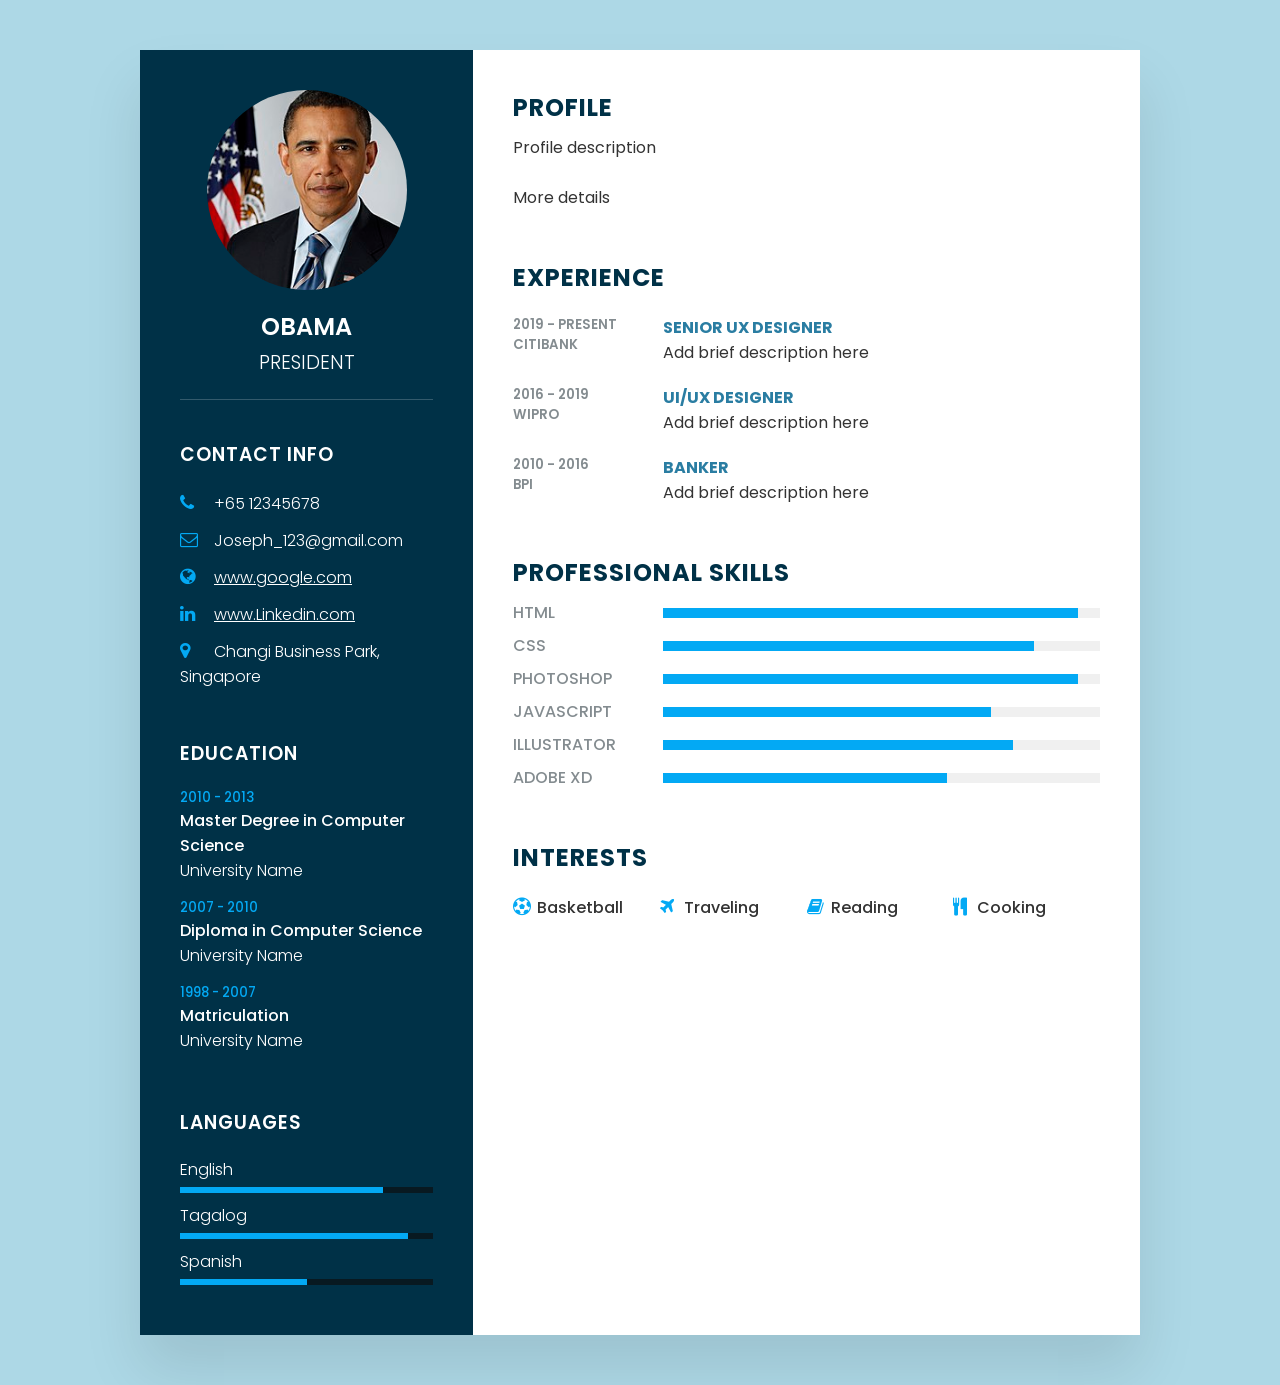
<file: index.html>
<!DOCTYPE html>
<html lang="en">
<head>
  <meta name="viewport" content="width=device-width, initial-scale=1.0">
  <meta charset="UTF-8">
  <title>My CV</title>
  <link rel="stylesheet" href="https://cdnjs.cloudflare.com/ajax/libs/font-awesome/4.7.0/css/font-awesome.css" integrity="sha512-5A8nwdMOWrSz20fDsjczgUidUBR8liPYU+WymTZP1lmY9G6Oc7HlZv156XqnsgNUzTyMefFTcsFH/tnJE/+xBg==" crossorigin="anonymous" referrerpolicy="no-referrer" />
  <link rel="stylesheet" type="text/css" href="style.css">
</head>
<body>
  <div class="container">
    <div class="left_Side">
      <div class="profileText">
        <div class="imgBx">
          <img src="img.jpg" alt="Profile Photo">
        </div>
        <h2>Obama<br><span>President</span></h2>
      </div>

      <div class="contactInfo">
        <h3 class="title">Contact Info</h3>
        <ul>
          <li>
            <span class="icon"><i class="fa fa-phone" aria-hidden="true"></i></span>
            <span class="text">+65 12345678</span>
          </li>
          <li>
            <span class="icon"><i class="fa fa-envelope-o" aria-hidden="true"></i></span>
            <span class="text">Joseph_123@gmail.com</span>
          </li>
          <li>
            <span class="icon"><i class="fa fa-globe" aria-hidden="true"></i></span>
            <button class="link-btn" onclick="gotoLink(this)" value="https://www.google.com/">www.google.com</button>
          </li>
          <li>
            <span class="icon"><i class="fa fa-linkedin" aria-hidden="true"></i></span>
            <button class="link-btn" onclick="gotoLink(this)" value="https://www.linkedin.com/in/joseph-christian-villarama/">www.Linkedin.com</button>
          </li>
          <li>
            <span class="icon"><i class="fa fa-map-marker" aria-hidden="true"></i></span>
            <span class="text">Changi Business Park, Singapore</span>
          </li>
        </ul>
      </div>

      <div class="contactInfo Education">
        <h3 class="title">Education</h3>
        <ul>
          <li>
            <h5>2010 - 2013</h5>
            <h4>Master Degree in Computer Science</h4>
            <h4>University Name</h4>
          </li>
          <li>
            <h5>2007 - 2010</h5>
            <h4>Diploma in Computer Science</h4>
            <h4>University Name</h4>
          </li>
          <li>
            <h5>1998 - 2007</h5>
            <h4>Matriculation</h4>
            <h4>University Name</h4>
          </li>
        </ul>
      </div>

      <div class="contactInfo Languages">
        <h3 class="title">Languages</h3>
        <ul>
          <li>
            <span class="text">English</span>
            <span class="percent"><div style="width: 80%;"></div></span>
          </li>
          <li>
            <span class="text">Tagalog</span>
            <span class="percent"><div style="width: 90%;"></div></span>
          </li>
          <li>
            <span class="text">Spanish</span>
            <span class="percent"><div style="width: 50%;"></div></span>
          </li>
        </ul>
      </div>
    </div>

    <div class="right_Side">
      <div class="about">
        <h2 class="title2">Profile</h2>
        <p>Profile description<br><br>More details</p>
      </div>

      <div class="about">
        <h2 class="title2">Experience</h2>
        <div class="box">
          <div class="year_company">
            <h5>2019 - Present</h5>
            <h5>CitiBank</h5>
          </div>
          <div class="text">
            <h4>Senior UX Designer</h4>
            <p>Add brief description here</p>
          </div>
        </div>
        <div class="box">
          <div class="year_company">
            <h5>2016 - 2019</h5>
            <h5>Wipro</h5>
          </div>
          <div class="text">
            <h4>UI/UX Designer</h4>
            <p>Add brief description here</p>
          </div>
        </div>
        <div class="box">
          <div class="year_company">
            <h5>2010 - 2016</h5>
            <h5>BPI</h5>
          </div>
          <div class="text">
            <h4>Banker</h4>
            <p>Add brief description here</p>
          </div>
        </div>
      </div>

      <div class="about skills">
        <h2 class="title2">Professional Skills</h2>
        <div class="box">
          <h4>HTML</h4>
          <div class="percent"><div style="width: 95%;"></div></div>
        </div>
        <div class="box">
          <h4>CSS</h4>
          <div class="percent"><div style="width: 85%;"></div></div>
        </div>
        <div class="box">
          <h4>Photoshop</h4>
          <div class="percent"><div style="width: 95%;"></div></div>
        </div>
        <div class="box">
          <h4>Javascript</h4>
          <div class="percent"><div style="width: 75%;"></div></div>
        </div>
        <div class="box">
          <h4>Illustrator</h4>
          <div class="percent"><div style="width: 80%;"></div></div>
        </div>
        <div class="box">
          <h4>Adobe XD</h4>
          <div class="percent"><div style="width: 65%;"></div></div>
        </div>
      </div>

      <div class="about Interests">
        <h2 class="title2">Interests</h2>
        <ul>
          <li><i class="fa fa-futbol-o" aria-hidden="true"></i> Basketball</li>
          <li><i class="fa fa-plane" aria-hidden="true"></i> Traveling</li>
          <li><i class="fa fa-book" aria-hidden="true"></i> Reading</li>
          <li><i class="fa fa-cutlery" aria-hidden="true"></i> Cooking</li>
        </ul>
      </div>
    </div>
  </div>

  <script>
    // Single declaration of gotoLink — opens URL in new tab
    function gotoLink(btn) {
      window.open(btn.value, '_blank', 'noopener,noreferrer');
    }
  </script>
</body>
</html>
</file>
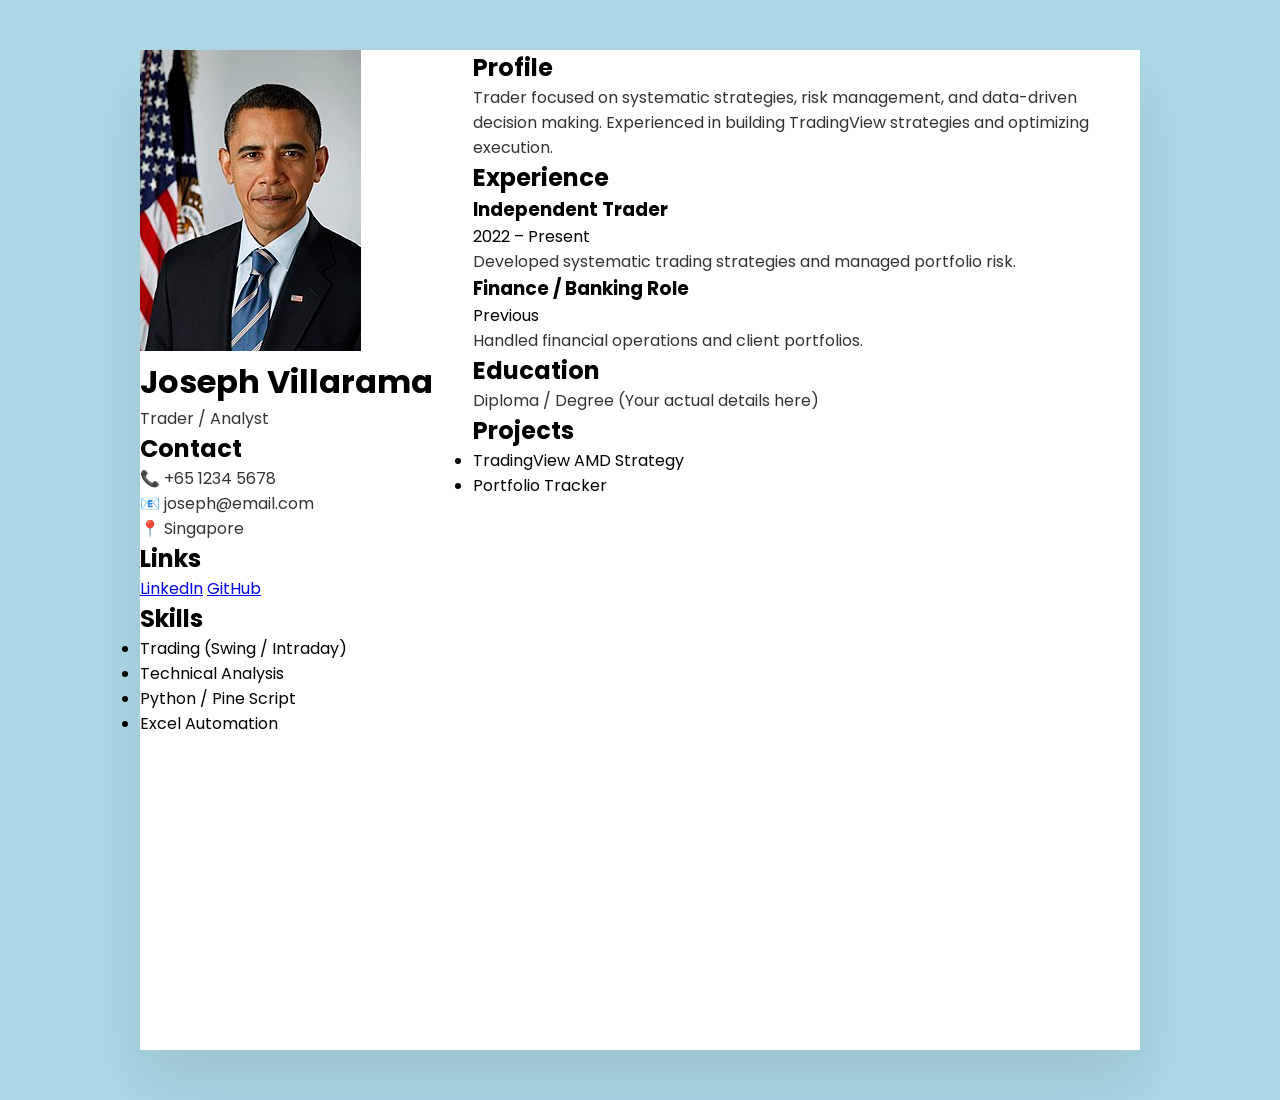
<file: test1.html>
<!DOCTYPE html>
<html lang="en">
<head>
    <meta charset="UTF-8">
    <meta name="viewport" content="width=device-width, initial-scale=1.0">
    <title>Joseph Villarama | Resume</title>
    <link rel="stylesheet" href="style.css">
</head>

<body>
<div class="container">

    <!-- LEFT SIDE -->
    <div class="left">
        <img src="img.jpg" class="profile-img">

        <h1>Joseph Villarama</h1>
        <p class="role">Trader / Analyst</p>

        <div class="section">
            <h2>Contact</h2>
            <p>📞 +65 1234 5678</p>
            <p>📧 joseph@email.com</p>
            <p>📍 Singapore</p>
        </div>

        <div class="section">
            <h2>Links</h2>
            <a href="https://www.linkedin.com" target="_blank">LinkedIn</a>
            <a href="https://github.com" target="_blank">GitHub</a>
        </div>

        <div class="section">
            <h2>Skills</h2>
            <ul>
                <li>Trading (Swing / Intraday)</li>
                <li>Technical Analysis</li>
                <li>Python / Pine Script</li>
                <li>Excel Automation</li>
            </ul>
        </div>
    </div>

    <!-- RIGHT SIDE -->
    <div class="right">

        <div class="section">
            <h2>Profile</h2>
            <p>
                Trader focused on systematic strategies, risk management, and data-driven decision making.
                Experienced in building TradingView strategies and optimizing execution.
            </p>
        </div>

        <div class="section">
            <h2>Experience</h2>

            <div class="job">
                <h3>Independent Trader</h3>
                <span>2022 – Present</span>
                <p>Developed systematic trading strategies and managed portfolio risk.</p>
            </div>

            <div class="job">
                <h3>Finance / Banking Role</h3>
                <span>Previous</span>
                <p>Handled financial operations and client portfolios.</p>
            </div>
        </div>

        <div class="section">
            <h2>Education</h2>
            <p>Diploma / Degree (Your actual details here)</p>
        </div>

        <div class="section">
            <h2>Projects</h2>
            <ul>
                <li>TradingView AMD Strategy</li>
                <li>Portfolio Tracker</li>
            </ul>
        </div>

    </div>
</div>
</body>
</html>
</file>
<file: style.css>
@import url('https://fonts.googleapis.com/css2?family=Poppins:wght@200;300;400;500;600;700;800;900&display=swap');

* {
  margin: 0;
  padding: 0;
  box-sizing: border-box;
  font-family: 'Poppins', sans-serif;
}

body {
  background: lightblue;
  display: flex;
  justify-content: center;
  align-items: center;
  min-height: 100vh;
}

.container {
  position: relative;
  width: 100%;
  max-width: 1000px;
  min-height: 1000px;
  background: #fff;
  margin: 50px;
  display: grid;
  grid-template-columns: 1fr 2fr;
  box-shadow: 0 35px 55px rgba(0, 0, 0, 0.1);
}

/* ── LEFT SIDE ── */
.container .left_Side {
  position: relative;
  background: #003147;
  padding: 40px;
}

.profileText {
  position: relative;
  display: flex;
  flex-direction: column;
  align-items: center;
  padding-bottom: 20px;
  border-bottom: 1px solid rgba(255, 255, 255, 0.2);
}

.profileText .imgBx {
  position: relative;
  width: 200px;
  height: 200px;
  border-radius: 50%;
  overflow: hidden;
}

.profileText .imgBx img {
  position: absolute;
  top: 0;
  left: 0;
  width: 100%;
  height: 100%;
  object-fit: cover;
}

.profileText h2 {
  color: #fff;
  font-size: 1.5em;
  margin-top: 20px;
  text-transform: uppercase;
  text-align: center;
  font-weight: 600;
  line-height: 1.4em;
}

.profileText h2 span {
  font-size: 0.8em;
  font-weight: 300;
}

.contactInfo {
  padding-top: 40px;
}

.title {
  color: #fff;
  text-transform: uppercase;
  font-weight: 600;
  letter-spacing: 1px;
  margin-bottom: 20px;
}

.contactInfo ul {
  position: relative;
}

.contactInfo ul li {
  position: relative;
  list-style: none;
  margin: 10px 0;
}

/* Link buttons in contact section */
.link-btn {
  background-color: transparent;
  border: none;
  color: #fff;
  padding: 0;
  text-decoration: underline;
  font-size: 16px;
  font-family: 'Poppins', sans-serif;
  font-weight: 300;
  cursor: pointer;
}

.link-btn:hover {
  color: #03a9f4;
}

.contactInfo ul li .icon {
  display: inline-block;
  width: 30px;
  font-size: 18px;
  color: #03a9f4;
}

.contactInfo ul li span {
  color: #fff;
  font-weight: 300;
}

/* Education */
.contactInfo.Education li {
  margin-bottom: 15px;
}

.contactInfo.Education h5 {
  color: #03a9f4;
  font-weight: 500;
}

.contactInfo.Education h4:nth-child(2) {
  color: #fff;
  font-weight: 500;
}

.contactInfo.Education h4 {
  color: #fff;
  font-weight: 300;
}

/* Languages */
.contactInfo.Languages .percent {
  position: relative;
  width: 100%;
  height: 6px;
  background: #081921;
  display: block;
  margin-top: 5px;
}

.contactInfo.Languages .percent div {
  position: absolute;
  top: 0;
  left: 0;
  height: 100%;
  background: #03a9f4;
}

/* ── RIGHT SIDE ── */
.container .right_Side {
  position: relative;
  background: #fff;
  padding: 40px;
}

.about {
  margin-bottom: 50px;
}

.about:last-child {
  margin-bottom: 0;
}

.title2 {
  color: #003147;
  text-transform: uppercase;
  letter-spacing: 1px;
  margin-bottom: 10px;
}

p {
  color: #333;
}

.about .box {
  display: flex;
  flex-direction: row;
  margin: 20px 0;
}

.about .box .year_company {
  min-width: 150px;
}

.about .box .year_company h5 {
  text-transform: uppercase;
  color: #848c90;
  font-weight: 600;
}

.about .box .text h4 {
  text-transform: uppercase;
  color: #2a7da2;
  font-size: 16px;
}

/* Skills */
.skills .box {
  position: relative;
  width: 100%;
  display: grid;
  grid-template-columns: 150px 1fr;
  justify-content: center;
  align-items: center;
  margin: 8px 0;
}

.skills .box h4 {
  text-transform: uppercase;
  color: #848c90;
  font-weight: 500;
}

.skills .box .percent {
  position: relative;
  width: 100%;
  height: 10px;
  background: #f0f0f0;
}

.skills .box .percent div {
  position: absolute;
  top: 0;
  left: 0;
  height: 100%;
  background: #03a9f4;
}

/* Interests */
.Interests ul {
  display: grid;
  grid-template-columns: repeat(4, 1fr);
}

.Interests ul li {
  list-style: none;
  color: #333;
  font-weight: 500;
  margin: 10px 0;
}

.Interests ul li .fa {
  color: #03a9f4;
  font-size: 18px;
  width: 20px;
}

/* ── RESPONSIVE ── */
@media (max-width: 1000px) {
  .container {
    margin: 10px;
    grid-template-columns: 1fr;  /* Fixed: was repeat(1,1fr) missing "repeat" */
  }

  .Interests ul {
    grid-template-columns: repeat(2, 1fr);  /* Fixed: was broken syntax */
  }
}

@media (max-width: 600px) {
  .about .box {
    flex-direction: column;
  }

  .about .box .year_company {
    margin-bottom: 5px;
  }

  .Interests ul {
    grid-template-columns: repeat(1, 1fr);  /* Fixed: was broken syntax */
  }

  .skills .box {
    grid-template-columns: 1fr;  /* Fixed: was repeat(1,1fr) missing "repeat" */
  }
}
</file>
